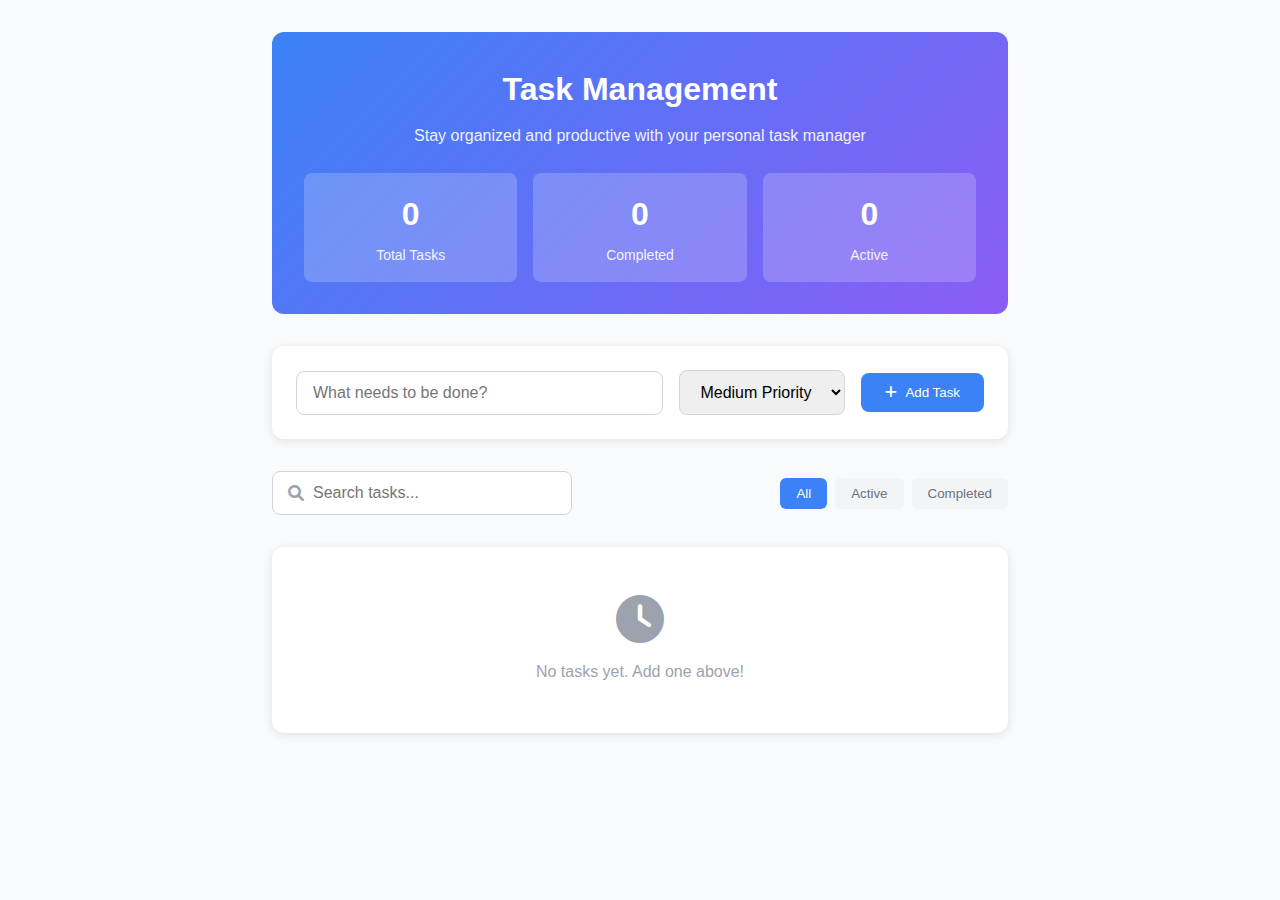
<file: todo.html>
<!DOCTYPE html>
<html lang="en">
<head>
    <meta charset="UTF-8">
    <meta name="viewport" content="width=device-width, initial-scale=1.0">
    <title>Task Management App</title>
    <link href="https://cdnjs.cloudflare.com/ajax/libs/font-awesome/6.0.0/css/all.min.css" rel="stylesheet">
    <style>
        * {
            margin: 0;
            padding: 0;
            box-sizing: border-box;
        }

        body {
            font-family: -apple-system, BlinkMacSystemFont, 'Segoe UI', Roboto, sans-serif;
            background: #f8fafc;
            color: #333;
            line-height: 1.6;
        }

        .container {
            max-width: 800px;
            margin: 0 auto;
            padding: 2rem;
        }

        .header {
            background: linear-gradient(135deg, #3b82f6, #8b5cf6);
            color: white;
            padding: 2rem;
            border-radius: 12px;
            margin-bottom: 2rem;
            text-align: center;
        }

        .header h1 {
            font-size: 2rem;
            margin-bottom: 0.5rem;
        }

        .header p {
            opacity: 0.9;
            margin-bottom: 1.5rem;
        }

        .stats {
            display: grid;
            grid-template-columns: repeat(auto-fit, minmax(120px, 1fr));
            gap: 1rem;
        }

        .stat-card {
            background: rgba(255, 255, 255, 0.2);
            padding: 1rem;
            border-radius: 8px;
            text-align: center;
        }

        .stat-number {
            font-size: 2rem;
            font-weight: bold;
            margin-bottom: 0.25rem;
        }

        .stat-label {
            font-size: 0.875rem;
            opacity: 0.9;
        }

        .form-container {
            background: white;
            padding: 1.5rem;
            border-radius: 12px;
            box-shadow: 0 2px 10px rgba(0, 0, 0, 0.1);
            margin-bottom: 2rem;
        }

        .todo-form {
            display: grid;
            grid-template-columns: 1fr auto auto;
            gap: 1rem;
            align-items: center;
        }

        .todo-form input,
        .todo-form select {
            padding: 0.75rem 1rem;
            border: 1px solid #d1d5db;
            border-radius: 8px;
            font-size: 1rem;
        }

        .todo-form input:focus,
        .todo-form select:focus {
            outline: none;
            border-color: #3b82f6;
            box-shadow: 0 0 0 3px rgba(59, 130, 246, 0.1);
        }

        .add-btn {
            display: flex;
            align-items: center;
            gap: 0.5rem;
            padding: 0.75rem 1.5rem;
            background: #3b82f6;
            color: white;
            border: none;
            border-radius: 8px;
            font-weight: 500;
            cursor: pointer;
            transition: background 0.3s ease;
        }

        .add-btn:hover {
            background: #2563eb;
        }

        .controls {
            display: flex;
            justify-content: space-between;
            align-items: center;
            margin-bottom: 2rem;
            gap: 1rem;
        }

        .search-container {
            position: relative;
            flex: 1;
            max-width: 300px;
        }

        .search-container i {
            position: absolute;
            left: 1rem;
            top: 50%;
            transform: translateY(-50%);
            color: #9ca3af;
        }

        .search-container input {
            width: 100%;
            padding: 0.75rem 1rem 0.75rem 2.5rem;
            border: 1px solid #d1d5db;
            border-radius: 8px;
            font-size: 1rem;
        }

        .filters {
            display: flex;
            gap: 0.5rem;
        }

        .filter-btn {
            padding: 0.5rem 1rem;
            background: #f3f4f6;
            color: #6b7280;
            border: none;
            border-radius: 6px;
            cursor: pointer;
            transition: all 0.3s ease;
        }

        .filter-btn.active,
        .filter-btn:hover {
            background: #3b82f6;
            color: white;
        }

        .todo-list {
            background: white;
            border-radius: 12px;
            box-shadow: 0 2px 10px rgba(0, 0, 0, 0.1);
            overflow: hidden;
        }

        .empty-state {
            text-align: center;
            padding: 3rem;
            color: #9ca3af;
        }

        .empty-state i {
            font-size: 3rem;
            margin-bottom: 1rem;
        }

        .todo-item {
            display: flex;
            align-items: center;
            gap: 1rem;
            padding: 1rem 1.5rem;
            border-bottom: 1px solid #f3f4f6;
            transition: background 0.3s ease;
        }

        .todo-item:hover {
            background: #f9fafb;
        }

        .todo-item:last-child {
            border-bottom: none;
        }

        .todo-checkbox {
            width: 20px;
            height: 20px;
            border: 2px solid #d1d5db;
            border-radius: 50%;
            cursor: pointer;
            display: flex;
            align-items: center;
            justify-content: center;
            transition: all 0.3s ease;
        }

        .todo-checkbox.completed {
            background: #10b981;
            border-color: #10b981;
            color: white;
        }

        .todo-content {
            flex: 1;
        }

        .todo-text {
            font-size: 1rem;
            margin-bottom: 0.25rem;
            transition: all 0.3s ease;
        }

        .todo-text.completed {
            text-decoration: line-through;
            color: #9ca3af;
        }

        .todo-meta {
            display: flex;
            align-items: center;
            gap: 1rem;
            font-size: 0.875rem;
        }

        .priority-badge {
            display: flex;
            align-items: center;
            gap: 0.25rem;
            padding: 0.25rem 0.5rem;
            border-radius: 12px;
            font-size: 0.75rem;
            font-weight: 500;
        }

        .priority-high {
            background: #fee2e2;
            color: #dc2626;
        }

        .priority-medium {
            background: #fef3c7;
            color: #d97706;
        }

        .priority-low {
            background: #dcfce7;
            color: #16a34a;
        }

        .todo-date {
            color: #9ca3af;
        }

        .delete-btn {
            padding: 0.5rem;
            background: none;
            border: none;
            color: #9ca3af;
            cursor: pointer;
            border-radius: 4px;
            transition: color 0.3s ease;
        }

        .delete-btn:hover {
            color: #ef4444;
        }

        @media (max-width: 768px) {
            .container {
                padding: 1rem;
            }

            .todo-form {
                grid-template-columns: 1fr;
            }

            .controls {
                flex-direction: column;
                align-items: stretch;
            }

            .search-container {
                max-width: none;
            }

            .filters {
                justify-content: center;
            }
        }
    </style>
</head>
<body>
    <div class="container">
        <div class="header">
            <h1>Task Management</h1>
            <p>Stay organized and productive with your personal task manager</p>
            
            <div class="stats">
                <div class="stat-card">
                    <div class="stat-number" id="total-tasks">0</div>
                    <div class="stat-label">Total Tasks</div>
                </div>
                <div class="stat-card">
                    <div class="stat-number" id="completed-tasks">0</div>
                    <div class="stat-label">Completed</div>
                </div>
                <div class="stat-card">
                    <div class="stat-number" id="active-tasks">0</div>
                    <div class="stat-label">Active</div>
                </div>
            </div>
        </div>

        <div class="form-container">
            <form class="todo-form" id="todo-form">
                <input type="text" id="todo-input" placeholder="What needs to be done?" required>
                <select id="todo-priority">
                    <option value="low">Low Priority</option>
                    <option value="medium" selected>Medium Priority</option>
                    <option value="high">High Priority</option>
                </select>
                <button type="submit" class="add-btn">
                    <i class="fas fa-plus"></i>
                    Add Task
                </button>
            </form>
        </div>

        <div class="controls">
            <div class="search-container">
                <i class="fas fa-search"></i>
                <input type="text" id="search-input" placeholder="Search tasks...">
            </div>
            
            <div class="filters">
                <button class="filter-btn active" data-filter="all">All</button>
                <button class="filter-btn" data-filter="active">Active</button>
                <button class="filter-btn" data-filter="completed">Completed</button>
            </div>
        </div>

        <div class="todo-list" id="todo-list">
            <div class="empty-state">
                <i class="fas fa-clock"></i>
                <p>No tasks yet. Add one above!</p>
            </div>
        </div>
    </div>

    <script>
        // Todo App Logic
        let todos = JSON.parse(localStorage.getItem('todos') || '[]');
        let currentFilter = 'all';
        let searchTerm = '';

        const todoForm = document.getElementById('todo-form');
        const todoInput = document.getElementById('todo-input');
        const todoPriority = document.getElementById('todo-priority');
        const searchInput = document.getElementById('search-input');
        const todoList = document.getElementById('todo-list');
        const filterBtns = document.querySelectorAll('.filter-btn');

        // Event listeners
        todoForm.addEventListener('submit', addTodo);
        searchInput.addEventListener('input', handleSearch);
        
        filterBtns.forEach(btn => {
            btn.addEventListener('click', function() {
                filterBtns.forEach(b => b.classList.remove('active'));
                this.classList.add('active');
                currentFilter = this.dataset.filter;
                renderTodos();
            });
        });

        function addTodo(e) {
            e.preventDefault();
            
            const text = todoInput.value.trim();
            if (!text) return;

            const todo = {
                id: Date.now().toString(),
                text: text,
                completed: false,
                priority: todoPriority.value,
                createdAt: new Date().toISOString()
            };

            todos.unshift(todo);
            saveTodos();
            renderTodos();
            updateStats();
            
            todoInput.value = '';
            todoPriority.value = 'medium';
        }

        function toggleTodo(id) {
            todos = todos.map(todo => 
                todo.id === id ? { ...todo, completed: !todo.completed } : todo
            );
            saveTodos();
            renderTodos();
            updateStats();
        }

        function deleteTodo(id) {
            todos = todos.filter(todo => todo.id !== id);
            saveTodos();
            renderTodos();
            updateStats();
        }

        function handleSearch(e) {
            searchTerm = e.target.value.toLowerCase();
            renderTodos();
        }

        function renderTodos() {
            const filteredTodos = todos.filter(todo => {
                const matchesFilter = 
                    currentFilter === 'all' ||
                    (currentFilter === 'active' && !todo.completed) ||
                    (currentFilter === 'completed' && todo.completed);
                
                const matchesSearch = todo.text.toLowerCase().includes(searchTerm);
                
                return matchesFilter && matchesSearch;
            });

            if (filteredTodos.length === 0) {
                todoList.innerHTML = `
                    <div class="empty-state">
                        <i class="fas fa-${searchTerm ? 'search' : 'clock'}"></i>
                        <p>${searchTerm ? 'No tasks match your search' : 'No tasks yet. Add one above!'}</p>
                    </div>
                `;
                return;
            }

            todoList.innerHTML = filteredTodos.map(todo => `
                <div class="todo-item">
                    <div class="todo-checkbox ${todo.completed ? 'completed' : ''}" onclick="toggleTodo('${todo.id}')">
                        ${todo.completed ? '<i class="fas fa-check"></i>' : ''}
                    </div>
                    <div class="todo-content">
                        <div class="todo-text ${todo.completed ? 'completed' : ''}">${todo.text}</div>
                        <div class="todo-meta">
                            <span class="priority-badge priority-${todo.priority}">
                                <i class="fas fa-flag"></i>
                                ${todo.priority} priority
                            </span>
                            <span class="todo-date">${new Date(todo.createdAt).toLocaleDateString()}</span>
                        </div>
                    </div>
                    <button class="delete-btn" onclick="deleteTodo('${todo.id}')">
                        <i class="fas fa-trash"></i>
                    </button>
                </div>
            `).join('');
        }

        function updateStats() {
            const total = todos.length;
            const completed = todos.filter(t => t.completed).length;
            const active = total - completed;

            document.getElementById('total-tasks').textContent = total;
            document.getElementById('completed-tasks').textContent = completed;
            document.getElementById('active-tasks').textContent = active;
        }

        function saveTodos() {
            localStorage.setItem('todos', JSON.stringify(todos));
        }

        // Initial render
        renderTodos();
        updateStats();
    </script>
</body>
</html>
</file>
